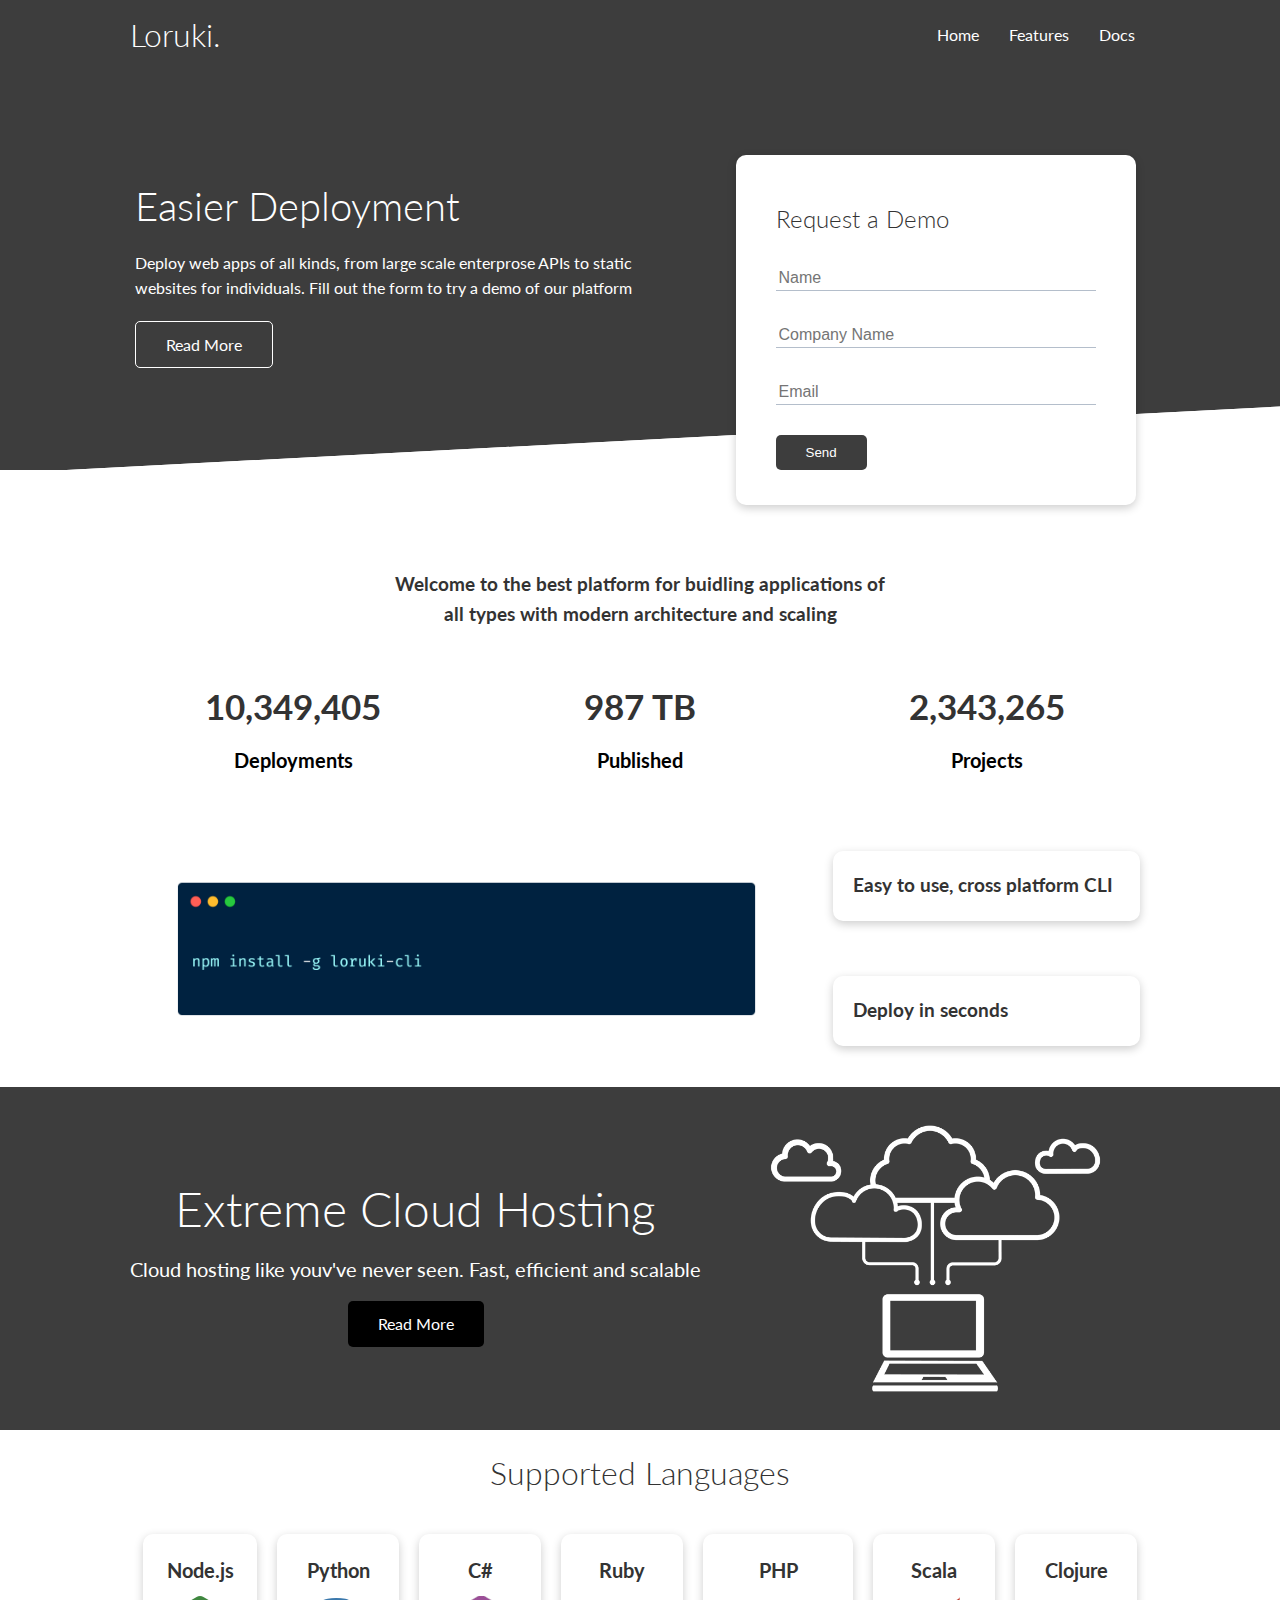
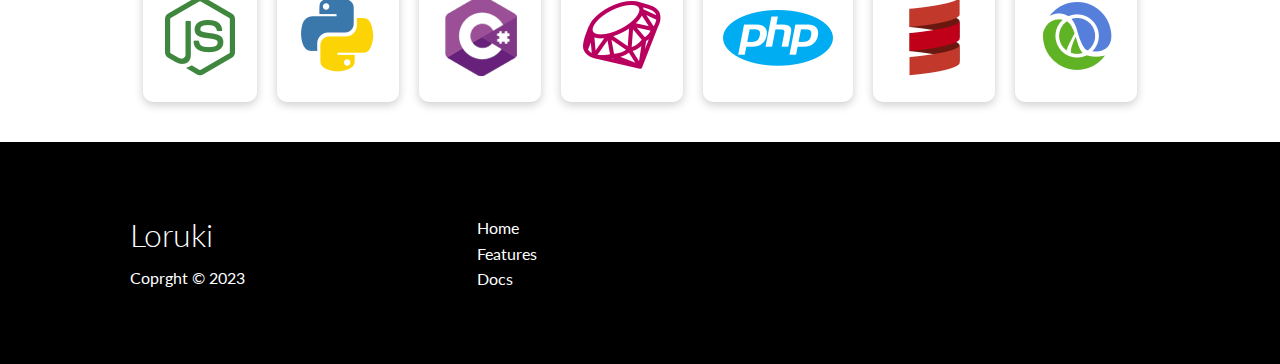
<file: index.html>
<!DOCTYPE html>
<html lang="en">
<head>
    <meta charset="UTF-8">
    <meta http-equiv="X-UA-Compatible" content="IE=edge">
    <meta name="viewport" content="width=device-width, initial-scale=1.0">
    <link rel="stylesheet" href="https://cdnjs.cloudflare.com/ajax/libs/font-awesome/6.3.0/css/all.min.css" integrity="sha512-SzlrxWUlpfuzQ+pcUCosxcglQRNAq/DZjVsC0lE40xsADsfeQoEypE+enwcOiGjk/bSuGGKHEyjSoQ1zVisanQ==" crossorigin="anonymous" referrerpolicy="no-referrer" />
    <title>Loruki | Cloud Hosting For Everyone</title>
        <link rel="stylesheet" href="CSS/utilities.css">
        <link rel="stylesheet" href="CSS/style.css">
</head>
<body>
    <!-- Navbar -->
    <div class="navbar">
        <div class="container flex">
            <h1 class="logo">Loruki.</h1>
            <nav>
              <ul>
                <li><a href="index.html">Home</a></li>
                <li><a href="features.html">Features</a></li>
                <li><a href="docs.html">Docs</a></li>
              </ul>  
            </nav>
        </div>
    </div>

   <!-- Showcase --> 
   <section class="showcase">
    <div class="container grid">
        <div class="showcase-text">
            <h1>Easier Deployment</h1>
            <p>Deploy web apps of all kinds, from large scale enterprose APIs to static websites for individuals. Fill out the form to try a demo of our platform</p>
            <a href="features.html" class="btn btn-outline">Read More</a>
        </div>

        <div class="showcase-form card">
            <h2>Request a Demo</h2>
            <form>
                <div class="form-control">
                    <input type="text" name="name" placeholder="Name" required>
                </div>
                <div class="form-control">
                    <input type="text" name="company" placeholder="Company Name" required>
                </div>
                <div class="form-control">
                    <input type="email" name="email" placeholder="Email" required>
                </div>
                <input type="submit" value="Send" class="btn btn-primary">
            </form>
        </div>
    </div>
   </section>

    <!-- Stats -->
    <section class="stats">
        <div class="container">
            <h3 class="stats-heading text-center my-1">
                Welcome to the best platform for buidling applications of all types with modern architecture and scaling
            </h3>

            <div class="grid grid-3 text-center my-4">
                <div>
                    <i class="fas fa-server fa-3x"></i>
                    <h3>10,349,405</h3>
                    <p class="text-secondary">Deployments</p>
                </div>
                <div>
                    <i class="fas fa-upload fa-3x"></i>
                    <h3>987 TB</h3>
                    <p class="text-secondary">Published</p>
                </div>
                <div>
                    <i class="fas fa-project-diagram fa-3x"></i>
                    <h3>2,343,265</h3>
                    <p class="text-secondary">Projects</p>
                </div>
            </div>
        </div>
    </section>

    <!-- Cli -->
    <section class="cli">
        <div class="container grid">
            <img src="images/cli.png" alt="">
            <div class="card">
                <h3>Easy to use, cross platform CLI</h3>
            </div>
            <div class="card">
                <h3>Deploy in seconds</h3>
            </div>
        </div>
    </section>

    <!-- Cloud -->
    <section class="cloud bg-primary my-2 py-2">
        <div class="container grid">
            <div class="text-center">
                <h2 class="lg">Extreme Cloud Hosting</h2>
                <p class="lead my-1">Cloud hosting like youv've never seen. Fast, efficient and scalable</p>
                <a href="features.html" class="btn btn-dark">Read More</a>
            </div>
            <img src="images/cloud.png" alt="">
        </div>
    </section>

    <!-- Languages -->
    <section class="languages">
        <h2 class="md text-center my-2">
            Supported Languages
        </h2>
        <div class="container flex">
            <div class="card">
                <h4>Node.js</h4>
                <img src="images/logos/node.png" alt="">
            </div>
            <div class="card">
                <h4>Python</h4>
                <img src="images/logos/python.png" alt="">
              </div>
              <div class="card">
                <h4>C#</h4>
                <img src="images/logos/csharp.png" alt="">
              </div>
              <div class="card">
                <h4>Ruby</h4>
                <img src="images/logos/ruby.png" alt="">
              </div>
              <div class="card">
                <h4>PHP</h4>
                <img src="images/logos/php.png" alt="">
              </div>
              <div class="card">
                <h4>Scala</h4>
                <img src="images/logos/scala.png" alt="">
              </div>
              <div class="card">
                <h4>Clojure</h4>
                <img src="images/logos/clojure.png" alt="">
              </div>
        </div>
    </section>

    <!-- Footer -->
    <footer class="footer bg-dark py-5">
        <div class="container grid grid-3">
            <div>
                <h1>Loruki</h1>
                <p>Coprght &copy; 2023</p>
            </div>
            <nav>
                <ul>
                    <li><a href="index.html">Home</a></li>
                    <li><a href="features.html">Features</a></li>
                    <li><a href="docs.html">Docs</a></li>
                </ul>
            </nav>
            <div class="social">
                <a href="#"><i class="fab fa-github fa-2x"></i></a>
                <a href="#"><i class="fab fa-facebook fa-2x"></i></a>
                <a href="#"><i class="fab fa-instagram fa-2x"></i></a>
                <a href="#"><i class="fab fa-twitter fa-2x"></i></a>
            </div>
        </div>
    </footer>
</body>
</html>
</file>
<file: CSS/utilities.css>
.container {
    max-width: 1100px;
    margin: 0 auto;
    overflow: auto;
    padding: 0 40px;
  }
  
  .card {
    background-color: #fff;
    color: #333;
    border-radius: 10px;
    box-shadow: 0 3px 10px rgba(0, 0, 0, 0.2);
    padding: 20px;
    margin: 10px;
  }
  
  .btn {
    display: inline-block;
    padding: 10px 30px;
    cursor: pointer;
    background: var(--primary-color);
    color: #fff;
    border: none;
    border-radius: 5px;
  }
  
  .btn-outline {
    background-color: transparent;
    border: 1px #fff solid;
  }
  
  .btn:hover {
    transform: scale(0.98);
  }
  
  /* Backgrounds & colored buttons */
  .bg-primary,
  .btn-primary {
    background-color: var(--primary-color);
    color: #fff;
  }
  
  .bg-secondary,
  .btn-secondary {
    background-color: var(--secondary-color);
    color: #fff;
  }
  
  .bg-dark,
  .btn-dark {
    background-color: var(--dark-color);
    color: #fff;
  }
  
  .bg-light,
  .btn-light {
    background-color: var(--light-color);
    color: #333;
  }
  
  .bg-primary a,
  .btn-primary a,
  .bg-secondary a,
  .btn-secondary a,
  .bg-dark a,
  .btn-dark a {
    color: #fff;
  }
  
  /* Text colors */
  .text-primary {
    color: var(--primary-color);
  }
  
  .text-secondary {
    color: var(--secondary-color);
  }
  
  .text-dark {
    color: var(--dark-color);
  }
  
  .text-light {
    color: var(--light-color);
  }
  
  /* Text sizes */
  .lead {
    font-size: 20px;
  }
  
  .sm {
    font-size: 1rem;
  }
  
  .md {
    font-size: 2rem;
  }
  
  .lg {
    font-size: 3rem;
  }
  
  .xl {
    font-size: 4rem;
  }
  
  .text-center {
    text-align: center;
  }
  
  /* Alert */
  .alert {
    background-color: var(--light-color);
    padding: 10px 20px;
    font-weight: bold;
    margin: 15px 0;
  }
  
  .alert i {
    margin-right: 10px;
  }
  
  .alert-success {
    background-color: var(--success-color);
    color: #fff;
  }
  
  .alert-error {
    background-color: var(--error-color);
    color: #fff;
  }
  
  .flex {
    display: flex;
    justify-content: center;
    align-items: center;
    height: 100%;
  }
  
  .grid {
    display: grid;
    grid-template-columns: repeat(2, 1fr);
    gap: 20px;
    justify-content: center;
    align-items: center;
    height: 100%;
  }
  
  .grid-3 {
    grid-template-columns: repeat(3, 1fr);
  }
  
  /* Margin */
  .my-1 {
    margin: 1rem 0;
  }
  
  .my-2 {
    margin: 1.5rem 0;
  }
  
  .my-3 {
    margin: 2rem 0;
  }
  
  .my-4 {
    margin: 3rem 0;
  }
  
  .my-5 {
    margin: 4rem 0;
  }
  
  .m-1 {
    margin: 1rem;
  }
  
  .m-2 {
    margin: 1.5rem;
  }
  
  .m-3 {
    margin: 2rem;
  }
  
  .m-4 {
    margin: 3rem;
  }
  
  .m-5 {
    margin: 4rem;
  }
  
  /* Padding */
  .py-1 {
    padding: 1rem 0;
  }
  
  .py-2 {
    padding: 1.5rem 0;
  }
  
  .py-3 {
    padding: 2rem 0;
  }
  
  .py-4 {
    padding: 3rem 0;
  }
  
  .py-5 {
    padding: 4rem 0;
  }
  
  .p-1 {
    padding: 1rem;
  }
  
  .p-2 {
    padding: 1.5rem;
  }
  
  .p-3 {
    padding: 2rem;
  }
  
  .p-4 {
    padding: 3rem;
  }
  
  .p-5 {
    padding: 4rem;
  }
</file>
<file: CSS/style.css>
@import url('https://fonts.googleapis.com/css2?family=Lato:wght@300&display=swap');

:root {
  --primary-color: #3d3d3d;
  --secondary-color: #000000;
  --dark-color: #000000;
  --light-color: #f4f4f4;
  --success-color: #6c65ce;
  --error-color: #d9534f;
}

* {
  box-sizing: border-box;
  padding: 0;
  margin: 0;
}

body {
  font-family: 'Lato', sans-serif;
  color: #333;
  line-height: 1.6;
}

ul {
  list-style-type: none;
}

a {
  text-decoration: none;
  color: #333;
}

h1,
h2 {
  font-weight: 300;
  line-height: 1.2;
  margin: 10px 0;
}

p {
  margin: 10px 0;
}

img {
  width: 100%;
}

code,
pre {
  background: #333;
  color: #fff;
  padding: 10px;
}

.hidden {
  visibility: hidden;
  height: 0;
}

/* Navbar */
.navbar {
  background-color: var(--primary-color);
  color: #fff;
  height: 70px;
}

.navbar ul {
  display: flex;
}

.navbar a {
  color: #fff;
  padding: 10px;
  margin: 0 5px;
}

.navbar a:hover {
  border-bottom: 2px #fff solid;
}

.navbar .flex {
  justify-content: space-between;
}

/* Showcase */
.showcase {
  height: 400px;
  background-color: var(--primary-color);
  color: #fff;
  position: relative;
}

.showcase h1 {
  font-size: 40px;
}

.showcase p {
  margin: 20px 0;
}

.showcase .grid {
  overflow: visible;
  grid-template-columns: 55% auto;
  gap: 30px;
}

.showcase-text {
  animation: slideInFromLeft .5s ease-in;
}

.showcase-form {
  position: relative;
  top: 60px;
  height: 350px;
  width: 400px;
  padding: 40px;
  z-index: 100;
  justify-self: flex-end;
  animation: slideInFromRight .5s ease-in;
}

.showcase-form .form-control {
  margin: 30px 0;
}

.showcase-form input[type='text'],
.showcase-form input[type='email'] {
  border: 0;
  border-bottom: 1px solid #b4becb;
  width: 100%;
  padding: 3px;
  font-size: 16px;
}

.showcase-form input:focus {
  outline: none;
}

.showcase::before,
.showcase::after {
  content: '';
  position: absolute;
  height: 100px;
  bottom: -70px;
  right: 0;
  left: 0;
  background: #fff;
  transform: skewY(-3deg);
  -webkit-transform: skewY(-3deg);
  -moz-transform: skewY(-3deg);
  -ms-transform: skewY(-3deg);
}

/* Stats */
.stats {
  padding-top: 100px;
  animation: slideInFromBottom .5s ease-in;
}

.stats-heading {
  max-width: 500px;
  margin: auto;
}

.stats .grid h3 {
  font-size: 35px;
}

.stats .grid p {
  font-size: 20px;
  font-weight: bold;
}

/* Cli */
.cli .grid {
  grid-template-columns: repeat(3, 1fr);
  grid-template-rows: repeat(2, 1fr);
}

.cli .grid > *:first-child {
  grid-column: 1 / span 2;
  grid-row: 1 / span 2;
}

/* Cloud */
.cloud .grid {
  grid-template-columns: 4fr 3fr;
}

/* Languages */

.languages .flex {
  flex-wrap: wrap;
}

.languages .card {
  text-align: center;
  margin: 18px 10px 40px;
  transition: transform .1s ease-in;
}

.languages .card h4 {
  font-size: 20px;
  margin-bottom: 10px;
}

.languages .card:hover {
  transform: translateY(-15px);
}

/* Features */
.features-head img,
.docs-head img {
  width: 200px;
  justify-self: flex-end;
}

.features-sub-head img {
  width: 300px;
  justify-self: flex-end;
}

.features-main .card > i {
  margin-right: 20px;
}

.features-main .grid {
  padding: 30px;
}

.features-main .grid > *:first-child {
  grid-column: 1 / span 3;
}

.features-main .grid > *:nth-child(2) {
  grid-column: 1 / span 2;
}

/* Docs */
.docs-main h3 {
  margin: 20px 0;
}

.docs-main .grid {
  grid-template-columns: 1fr 2fr;
  align-items: flex-start;
}

.docs-main nav li {
  font-size: 17px;
  padding-bottom: 5px;
  margin-bottom: 5px;
  border-bottom: 1px #ccc solid;
}

.docs-main a:hover {
  font-weight: bold;
}

/* Footer */
.footer .social a {
  margin: 0 10px;
}

.fa-github:hover {
  color: #000000;
}

.fa-facebook:hover {
  color: #1773EA;
}

.fa-instagram:hover {
  color: #B32E87;
}

.fa-twitter:hover {
  color: #1C9CEA;
}

/* Animations */
@keyframes slideInFromLeft {
  0% {
    transform: translateX(-100%);
  }

  100% {
    transform: translateX(0);
  }
}

@keyframes slideInFromRight {
  0% {
    transform: translateX(100%);
  }

  100% {
    transform: translateX(0);
  }
}

@keyframes slideInFromTop {
  0% {
    transform: translateY(-100%);
  }

  100% {
    transform: translateX(0);
  }
}

@keyframes slideInFromBottom {
  0% {
    transform: translateY(100%);
  }

  100% {
    transform: translateX(0);
  }
}

/* Tablets and under */
@media (max-width: 768px) {
  .grid,
  .showcase .grid,
  .stats .grid,
  .cli .grid,
  .cloud .grid,
  .features-main .grid,
  .docs-main .grid {
    grid-template-columns: 1fr;
    grid-template-rows: 1fr;
  }

  .showcase {
    height: auto;
  }

  .showcase-text {
    text-align: center;
    margin-top: 40px;
    animation: slideInFromTop 1s ease-in;
  }

  .showcase-form {
    justify-self: center;
    margin: auto;
    animation: slideInFromBottom 1s ease-in;
  }

  .cli .grid > *:first-child {
    grid-column: 1;
    grid-row: 1;
  }

  .features-head,
  .features-sub-head,
  .docs-head {
    text-align: center;
  }

  .features-head img,
  .features-sub-head img,
  .docs-head img {
    justify-self: center;
  }

  .features-main .grid > *:first-child,
  .features-main .grid > *:nth-child(2) {
    grid-column: 1;
  }
}

/* Mobile */
@media (max-width: 500px) {
  .navbar {
    height: 110px;
  }

  .navbar .flex {
    flex-direction: column;
  }

  .navbar ul {
    padding: 10px;
    background-color: rgba(0, 0, 0, 0.1);
  }
  
  .showcase-form {
    width: 300px;
  }
}
</file>
